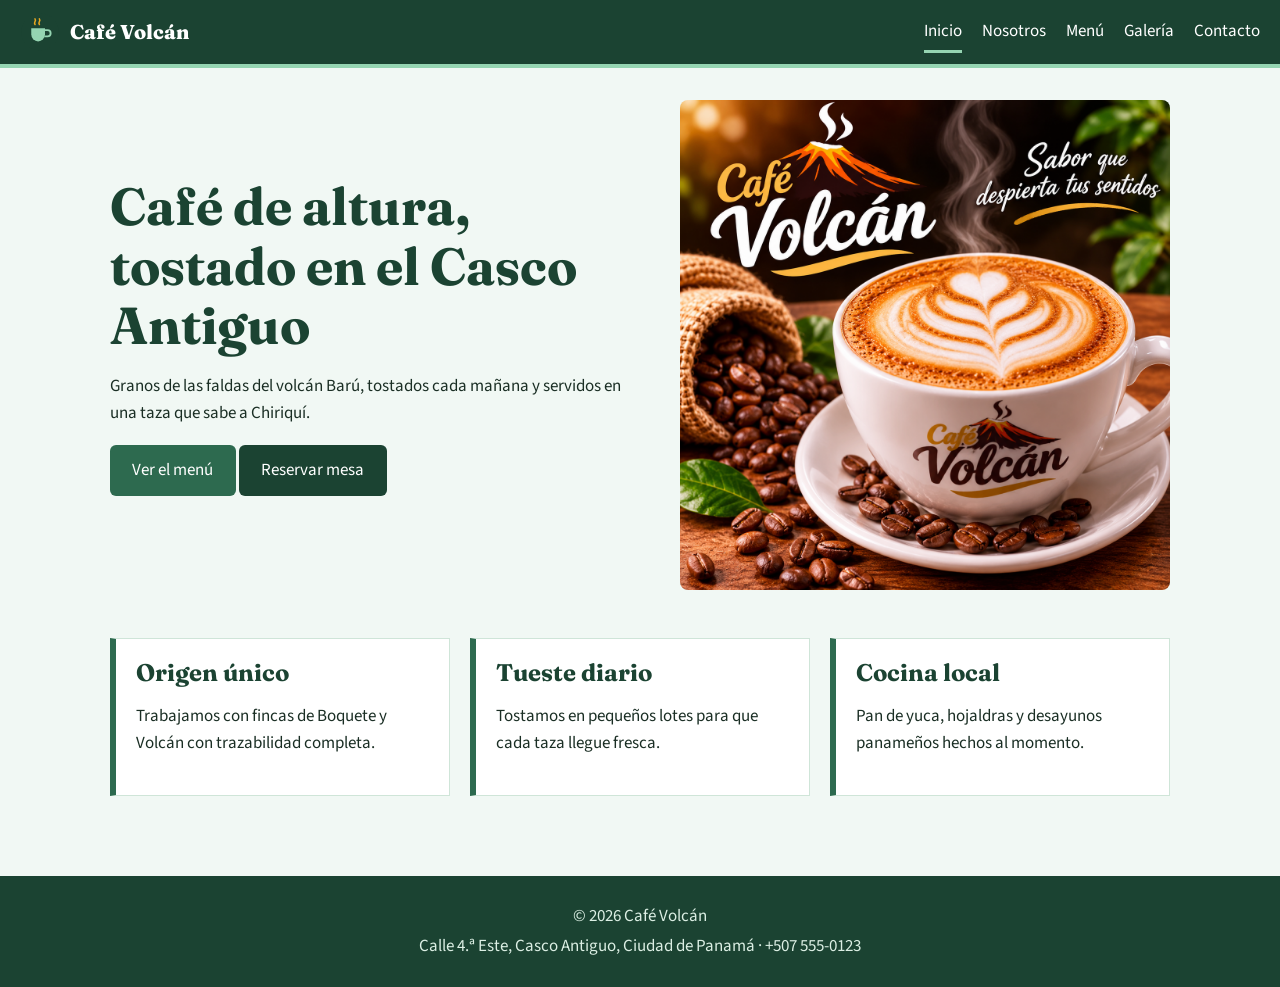
<file: index.html>
<!DOCTYPE html>
<html lang="es">
<head>
<meta charset="UTF-8">
<meta name="viewport" content="width=device-width, initial-scale=1">
<title>Inicio | Café Volcán</title>
<meta name="description" content="Cafetería de especialidad en Panamá con granos de las tierras altas de Chiriquí.">
<link rel="icon" href="assets/img/logo.svg" type="image/svg+xml">
<link rel="preconnect" href="https://fonts.googleapis.com">
<link href="https://fonts.googleapis.com/css2?family=Fraunces:wght@600;800&family=Source+Sans+3:wght@400;600&display=swap" rel="stylesheet">
<link rel="stylesheet" href="assets/css/styles.css">
</head>
<body>
<a class="skip" href="#contenido">Saltar al contenido</a>
<header class="site-header">
  <a class="brand" href="index.html"><img src="assets/img/logo.svg" alt="Logo de Café Volcán" width="40" height="40"><span>Café Volcán</span></a>
  <button class="nav-toggle" aria-expanded="false" aria-controls="menu-principal" aria-label="Abrir menú">☰</button>
  <nav aria-label="Principal">
    <ul id="menu-principal">
      <li><a href="index.html" aria-current="page">Inicio</a></li>
      <li><a href="nosotros.html">Nosotros</a></li>
      <li><a href="menu.html">Menú</a></li>
      <li><a href="galeria.html">Galería</a></li>
      <li><a href="contacto.html">Contacto</a></li>
    </ul>
  </nav>
</header>
<div class="mola" aria-hidden="true"></div>
<main id="contenido">
<section class="hero">
  <div>
    <h1>Café de altura, tostado en el Casco Antiguo</h1>
    <p>Granos de las faldas del volcán Barú, tostados cada mañana y servidos en una taza que sabe a Chiriquí.</p>
    <p><a class="btn" href="menu.html">Ver el menú</a> <a class="btn btn-alt" href="contacto.html">Reservar mesa</a></p>
  </div>
  <img src="assets/img/despierta.png" alt="Taza de café con arte en la espuma en Café Volcán" width="485" height="365">
</section>
<section class="grid cols-3">
  <article class="card"><h2>Origen único</h2><p>Trabajamos con fincas de Boquete y Volcán con trazabilidad completa.</p></article>
  <article class="card"><h2>Tueste diario</h2><p>Tostamos en pequeños lotes para que cada taza llegue fresca.</p></article>
  <article class="card"><h2>Cocina local</h2><p>Pan de yuca, hojaldras y desayunos panameños hechos al momento.</p></article>
</section>
</main>
<footer class="site-footer">
  <p>© <span id="anio">2026</span> Café Volcán </p>
  <p>Calle 4.ª Este, Casco Antiguo, Ciudad de Panamá · +507 555-0123</p>
</footer>
<script src="assets/js/main.js"></script>
</body>
</html>
</file>
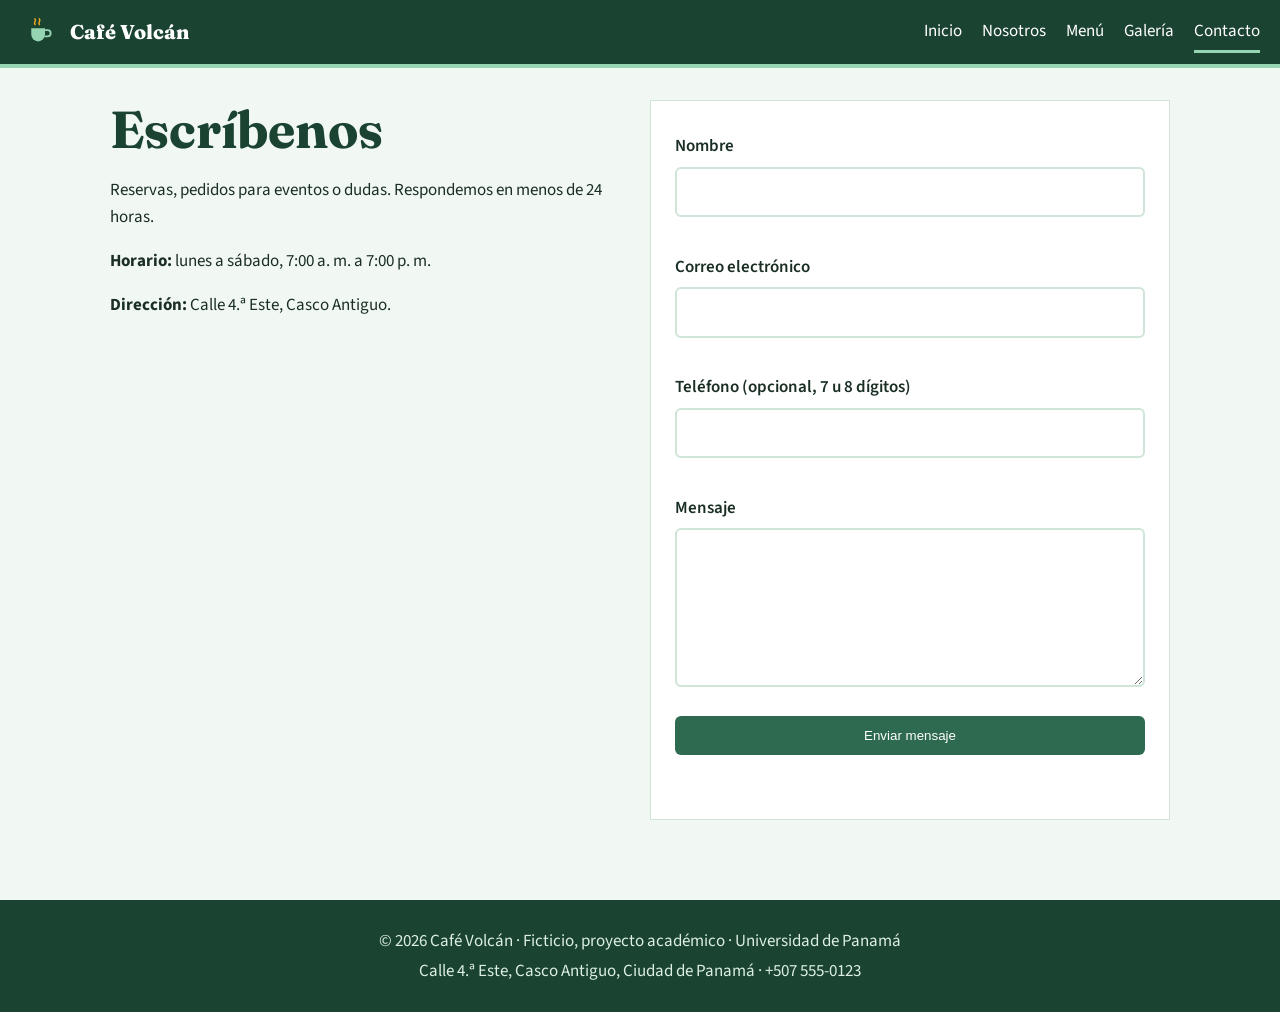
<file: contacto.html>
<!DOCTYPE html>
<html lang="es">
<head>
<meta charset="UTF-8">
<meta name="viewport" content="width=device-width, initial-scale=1">
<title>Contacto | Café Volcán</title>
<meta name="description" content="Reserva una mesa o escríbenos: formulario de contacto de Café Volcán.">
<link rel="icon" href="assets/img/logo.svg" type="image/svg+xml">
<link rel="preconnect" href="https://fonts.googleapis.com">
<link href="https://fonts.googleapis.com/css2?family=Fraunces:wght@600;800&family=Source+Sans+3:wght@400;600&display=swap" rel="stylesheet">
<link rel="stylesheet" href="assets/css/styles.css">
</head>
<body>
<a class="skip" href="#contenido">Saltar al contenido</a>
<header class="site-header">
  <a class="brand" href="index.html"><img src="assets/img/logo.svg" alt="Logo de Café Volcán" width="40" height="40"><span>Café Volcán</span></a>
  <button class="nav-toggle" aria-expanded="false" aria-controls="menu-principal" aria-label="Abrir menú">☰</button>
  <nav aria-label="Principal">
    <ul id="menu-principal">
      <li><a href="index.html">Inicio</a></li>
      <li><a href="nosotros.html">Nosotros</a></li>
      <li><a href="menu.html">Menú</a></li>
      <li><a href="galeria.html">Galería</a></li>
      <li><a href="contacto.html" aria-current="page">Contacto</a></li>
    </ul>
  </nav>
</header>
<div class="mola" aria-hidden="true"></div>
<main id="contenido">
<section class="grid cols-2">
  <div>
    <h1>Escríbenos</h1>
    <p>Reservas, pedidos para eventos o dudas. Respondemos en menos de 24 horas.</p>
    <p><strong>Horario:</strong> lunes a sábado, 7:00 a. m. a 7:00 p. m.</p>
    <p><strong>Dirección:</strong> Calle 4.ª Este, Casco Antiguo.</p>
  </div>
  <form id="form-contacto" novalidate>
    <label for="nombre">Nombre</label>
    <input id="nombre" name="nombre" type="text" required minlength="3" autocomplete="name">
    <span class="error" id="e-nombre" role="alert"></span>
    <label for="correo">Correo electrónico</label>
    <input id="correo" name="correo" type="email" required autocomplete="email">
    <span class="error" id="e-correo" role="alert"></span>
    <label for="telefono">Teléfono (opcional, 7 u 8 dígitos)</label>
    <input id="telefono" name="telefono" type="tel" pattern="[0-9]{7,8}" inputmode="numeric">
    <span class="error" id="e-telefono" role="alert"></span>
    <label for="mensaje">Mensaje</label>
    <textarea id="mensaje" name="mensaje" rows="5" required minlength="10"></textarea>
    <span class="error" id="e-mensaje" role="alert"></span>
    <button class="btn" type="submit">Enviar mensaje</button>
    <p id="resultado" role="status"></p>
  </form>
</section>
</main>
<footer class="site-footer">
  <p>© <span id="anio">2026</span> Café Volcán · Ficticio, proyecto académico · Universidad de Panamá</p>
  <p>Calle 4.ª Este, Casco Antiguo, Ciudad de Panamá · +507 555-0123</p>
</footer>
<script src="assets/js/main.js"></script>
</body>
</html>
</file>
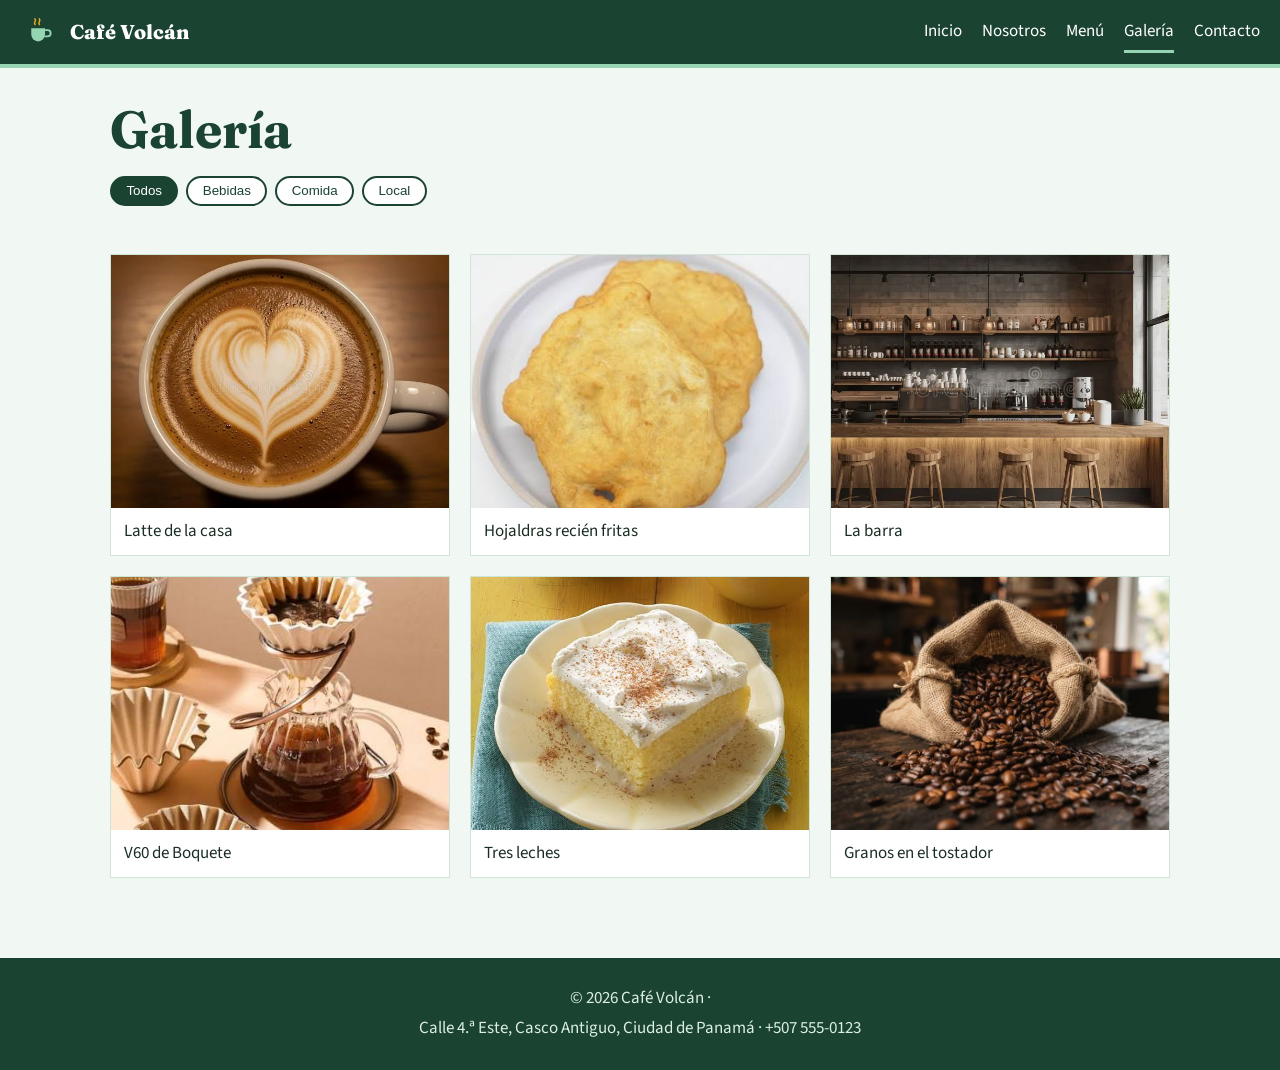
<file: galeria.html>
<!DOCTYPE html>
<html lang="es">
<head>
<meta charset="UTF-8">
<meta name="viewport" content="width=device-width, initial-scale=1">
<title>Galería | Café Volcán</title>
<meta name="description" content="Fotos del local, las bebidas y los granos de Café Volcán.">
<link rel="icon" href="assets/img/logo.svg" type="image/svg+xml">
<link rel="preconnect" href="https://fonts.googleapis.com">
<link href="https://fonts.googleapis.com/css2?family=Fraunces:wght@600;800&family=Source+Sans+3:wght@400;600&display=swap" rel="stylesheet">
<link rel="stylesheet" href="assets/css/styles.css">
</head>
<body>
<a class="skip" href="#contenido">Saltar al contenido</a>
<header class="site-header">
  <a class="brand" href="index.html"><img src="assets/img/logo.svg" alt="Logo de Café Volcán" width="40" height="40"><span>Café Volcán</span></a>
  <button class="nav-toggle" aria-expanded="false" aria-controls="menu-principal" aria-label="Abrir menú">☰</button>
  <nav aria-label="Principal">
    <ul id="menu-principal">
      <li><a href="index.html">Inicio</a></li>
      <li><a href="nosotros.html">Nosotros</a></li>
      <li><a href="menu.html">Menú</a></li>
      <li><a href="galeria.html" aria-current="page">Galería</a></li>
      <li><a href="contacto.html">Contacto</a></li>
    </ul>
  </nav>
</header>
<div class="mola" aria-hidden="true"></div>
<main id="contenido">
<section class="narrow"><h1>Galería</h1>
<div class="filtros" role="group" aria-label="Filtrar galería">
  <button class="chip activo" data-filtro="todos">Todos</button>
  <button class="chip" data-filtro="bebidas">Bebidas</button>
  <button class="chip" data-filtro="comida">Comida</button>
  <button class="chip" data-filtro="local">Local</button>
</div></section>
<section class="grid cols-3" id="galeria">
  <figure data-cat="bebidas"><img src="assets/img/latte.jpg" alt="Latte con arte en la espuma" loading="lazy"><figcaption>Latte de la casa</figcaption></figure>
  <figure data-cat="comida"><img src="assets/img/hojaldra.jpg" alt="Plato de hojaldras doradas" loading="lazy"><figcaption>Hojaldras recién fritas</figcaption></figure>
  <figure data-cat="local"><img src="assets/img/cafet.webp" alt="Barra de la cafetería con taburetes" loading="lazy"><figcaption>La barra</figcaption></figure>
  <figure data-cat="bebidas"><img src="assets/img/coffee.jpg" alt="Café filtrado en V60" loading="lazy"><figcaption>V60 de Boquete</figcaption></figure>
  <figure data-cat="comida"><img src="assets/img/pastel.jpg" alt="Porción de pastel tres leches" loading="lazy"><figcaption>Tres leches</figcaption></figure>
  <figure data-cat="local"><img src="assets/img/sacos.avif" alt="Costales de granos de café" loading="lazy"><figcaption>Granos en el tostador</figcaption></figure>
</section>
</main>
<footer class="site-footer">
  <p>© <span id="anio">2026</span> Café Volcán ·</p>
  <p>Calle 4.ª Este, Casco Antiguo, Ciudad de Panamá · +507 555-0123</p>
</footer>
<script src="assets/js/main.js"></script>
</body>
</html>
</file>
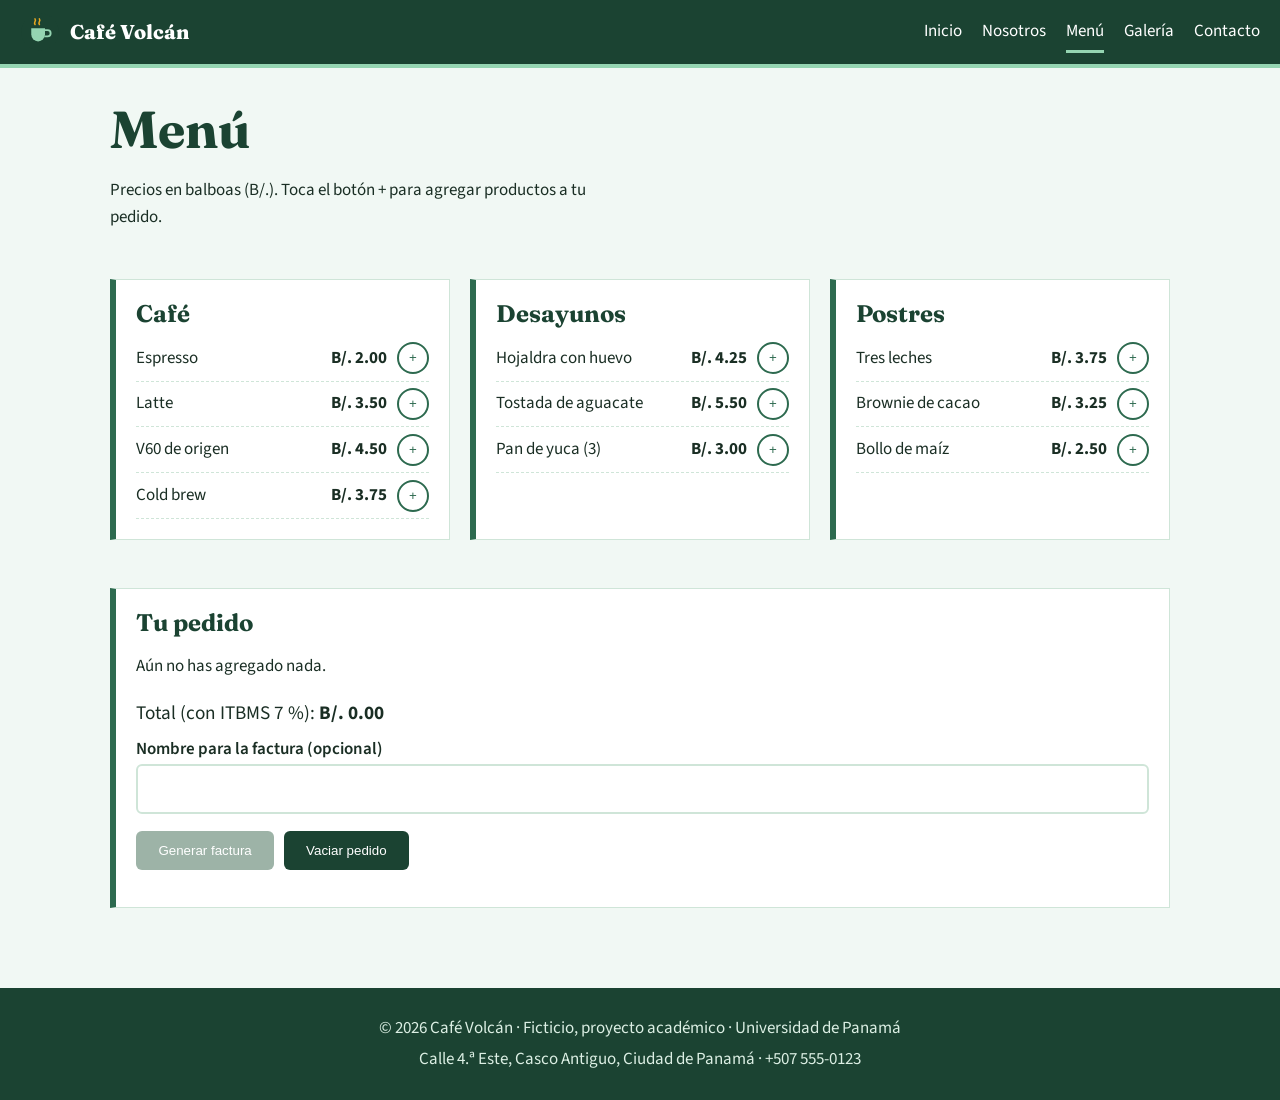
<file: menu.html>
<!DOCTYPE html>
<html lang="es">
<head>
<meta charset="UTF-8">
<meta name="viewport" content="width=device-width, initial-scale=1">
<title>Menú | Café Volcán</title>
<meta name="description" content="Bebidas, desayunos y postres de Café Volcán. Arma tu pedido y genera tu factura.">
<link rel="icon" href="assets/img/logo.svg" type="image/svg+xml">
<link rel="preconnect" href="https://fonts.googleapis.com">
<link href="https://fonts.googleapis.com/css2?family=Fraunces:wght@600;800&family=Source+Sans+3:wght@400;600&display=swap" rel="stylesheet">
<link rel="stylesheet" href="assets/css/styles.css">
</head>
<body>
<a class="skip" href="#contenido">Saltar al contenido</a>
<header class="site-header">
  <a class="brand" href="index.html"><img src="assets/img/logo.svg" alt="Logo de Café Volcán" width="40" height="40"><span>Café Volcán</span></a>
  <button class="nav-toggle" aria-expanded="false" aria-controls="menu-principal" aria-label="Abrir menú">☰</button>
  <nav aria-label="Principal">
    <ul id="menu-principal">
      <li><a href="index.html">Inicio</a></li>
      <li><a href="nosotros.html">Nosotros</a></li>
      <li><a href="menu.html" aria-current="page">Menú</a></li>
      <li><a href="galeria.html">Galería</a></li>
      <li><a href="contacto.html">Contacto</a></li>
    </ul>
  </nav>
</header>
<div class="mola" aria-hidden="true"></div>
<main id="contenido">
<section class="narrow">
  <h1>Menú</h1>
  <p>Precios en balboas (B/.). Toca el botón + para agregar productos a tu pedido.</p>
</section>

<section class="grid cols-3">
  <article class="card">
    <h2>Café</h2>
    <ul class="precios">
      <li><span>Espresso</span><b>B/. 2.00</b><button type="button" class="add" data-nombre="Espresso" data-precio="2.00" aria-label="Agregar Espresso">+</button></li>
      <li><span>Latte</span><b>B/. 3.50</b><button type="button" class="add" data-nombre="Latte" data-precio="3.50" aria-label="Agregar Latte">+</button></li>
      <li><span>V60 de origen</span><b>B/. 4.50</b><button type="button" class="add" data-nombre="V60 de origen" data-precio="4.50" aria-label="Agregar V60 de origen">+</button></li>
      <li><span>Cold brew</span><b>B/. 3.75</b><button type="button" class="add" data-nombre="Cold brew" data-precio="3.75" aria-label="Agregar Cold brew">+</button></li>
    </ul>
  </article>
  <article class="card">
    <h2>Desayunos</h2>
    <ul class="precios">
      <li><span>Hojaldra con huevo</span><b>B/. 4.25</b><button type="button" class="add" data-nombre="Hojaldra con huevo" data-precio="4.25" aria-label="Agregar Hojaldra con huevo">+</button></li>
      <li><span>Tostada de aguacate</span><b>B/. 5.50</b><button type="button" class="add" data-nombre="Tostada de aguacate" data-precio="5.50" aria-label="Agregar Tostada de aguacate">+</button></li>
      <li><span>Pan de yuca (3)</span><b>B/. 3.00</b><button type="button" class="add" data-nombre="Pan de yuca (3)" data-precio="3.00" aria-label="Agregar Pan de yuca">+</button></li>
    </ul>
  </article>
  <article class="card">
    <h2>Postres</h2>
    <ul class="precios">
      <li><span>Tres leches</span><b>B/. 3.75</b><button type="button" class="add" data-nombre="Tres leches" data-precio="3.75" aria-label="Agregar Tres leches">+</button></li>
      <li><span>Brownie de cacao</span><b>B/. 3.25</b><button type="button" class="add" data-nombre="Brownie de cacao" data-precio="3.25" aria-label="Agregar Brownie de cacao">+</button></li>
      <li><span>Bollo de maíz</span><b>B/. 2.50</b><button type="button" class="add" data-nombre="Bollo de maíz" data-precio="2.50" aria-label="Agregar Bollo de maíz">+</button></li>
    </ul>
  </article>
</section>

<section class="pedido card" aria-labelledby="t-pedido">
  <h2 id="t-pedido">Tu pedido</h2>
  <p id="pedido-vacio">Aún no has agregado nada.</p>
  <ul class="precios" id="lista-pedido"></ul>
  <p class="total-linea">Total (con ITBMS 7 %): <strong id="pedido-total">B/. 0.00</strong></p>
  <label for="cliente">Nombre para la factura (opcional)</label>
  <input id="cliente" type="text" autocomplete="name">
  <p class="acciones">
    <button type="button" class="btn" id="btn-factura" disabled>Generar factura</button>
    <button type="button" class="btn btn-alt" id="btn-vaciar">Vaciar pedido</button>
  </p>
</section>
</main>
<footer class="site-footer">
  <p>© <span id="anio">2026</span> Café Volcán · Ficticio, proyecto académico · Universidad de Panamá</p>
  <p>Calle 4.ª Este, Casco Antiguo, Ciudad de Panamá · +507 555-0123</p>
</footer>

<dialog id="factura" aria-labelledby="f-titulo">
  <h2 id="f-titulo">Café Volcán</h2>
  <p>Factura de consumo · Calle 4.ª Este, Casco Antiguo</p>
  <p id="f-meta"></p>
  <table>
    <thead><tr><th scope="col">Producto</th><th scope="col">Cant.</th><th scope="col">Importe</th></tr></thead>
    <tbody id="f-items"></tbody>
  </table>
  <p class="f-linea">Subtotal: <span id="f-sub"></span></p>
  <p class="f-linea">ITBMS (7 %): <span id="f-imp"></span></p>
  <p class="f-linea f-total">Total: <span id="f-total"></span></p>
  <p class="gracias">¡Gracias por venir a Café Volcán! Te esperamos pronto.</p>
  <p class="acciones">
    <button type="button" class="btn" id="f-imprimir">Imprimir</button>
    <button type="button" class="btn btn-alt" id="f-cerrar">Cerrar</button>
  </p>
</dialog>

<script src="assets/js/main.js"></script>
</body>
</html>
</file>
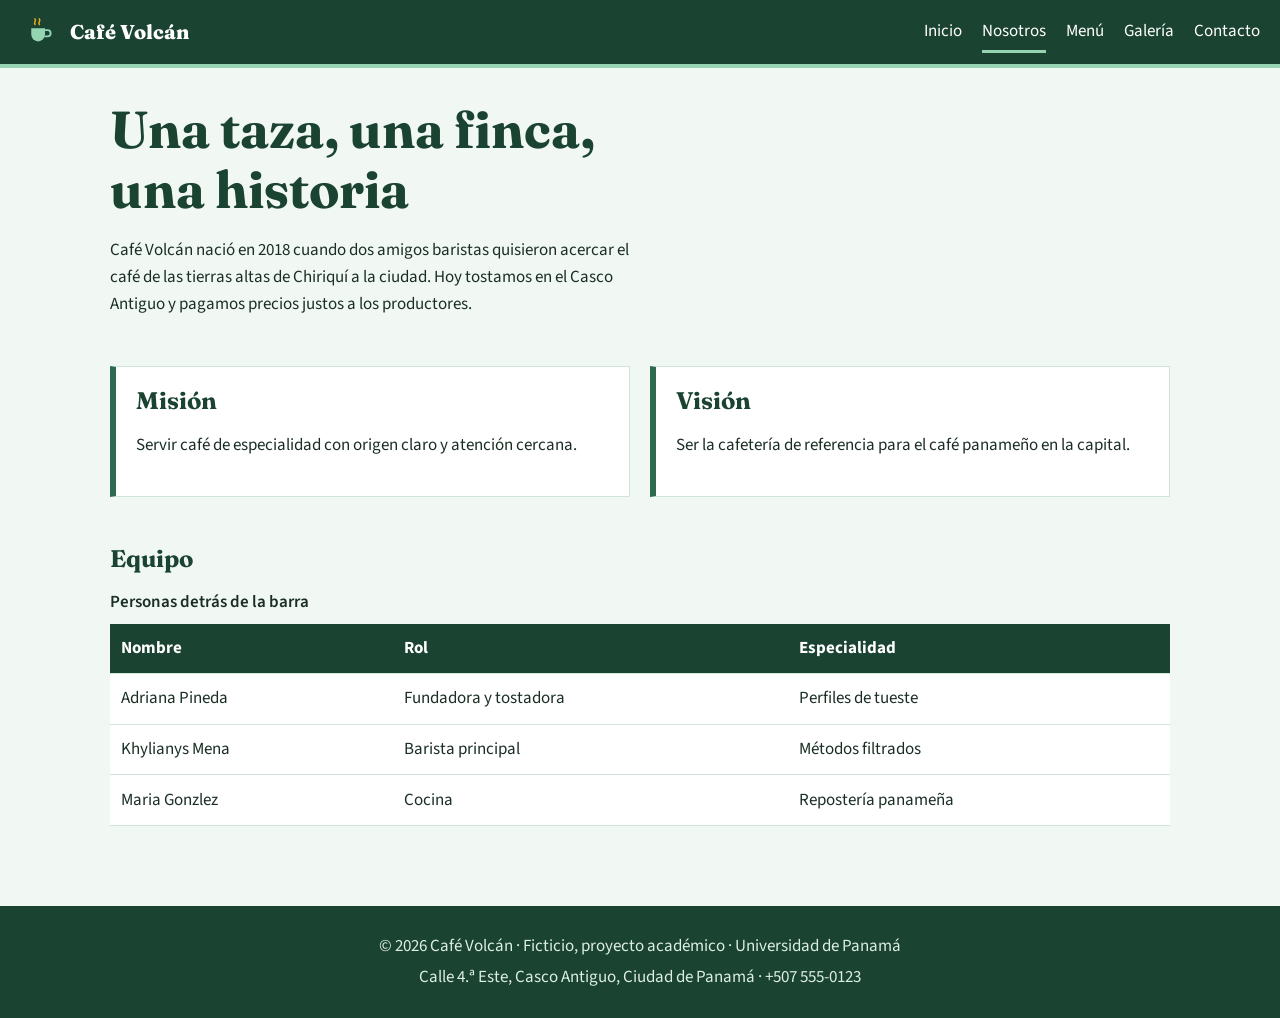
<file: nosotros.html>
<!DOCTYPE html>
<html lang="es">
<head>
<meta charset="UTF-8">
<meta name="viewport" content="width=device-width, initial-scale=1">
<title>Nosotros | Café Volcán</title>
<meta name="description" content="Conoce la historia, la misión y el equipo de Café Volcán.">
<link rel="icon" href="assets/img/logo.svg" type="image/svg+xml">
<link rel="preconnect" href="https://fonts.googleapis.com">
<link href="https://fonts.googleapis.com/css2?family=Fraunces:wght@600;800&family=Source+Sans+3:wght@400;600&display=swap" rel="stylesheet">
<link rel="stylesheet" href="assets/css/styles.css">
</head>
<body>
<a class="skip" href="#contenido">Saltar al contenido</a>
<header class="site-header">
  <a class="brand" href="index.html"><img src="assets/img/logo.svg" alt="Logo de Café Volcán" width="40" height="40"><span>Café Volcán</span></a>
  <button class="nav-toggle" aria-expanded="false" aria-controls="menu-principal" aria-label="Abrir menú">☰</button>
  <nav aria-label="Principal">
    <ul id="menu-principal">
      <li><a href="index.html">Inicio</a></li>
      <li><a href="nosotros.html" aria-current="page">Nosotros</a></li>
      <li><a href="menu.html">Menú</a></li>
      <li><a href="galeria.html">Galería</a></li>
      <li><a href="contacto.html">Contacto</a></li>
    </ul>
  </nav>
</header>
<div class="mola" aria-hidden="true"></div>
<main id="contenido">
<section class="narrow">
  <h1>Una taza, una finca, una historia</h1>
  <p>Café Volcán nació en 2018 cuando dos amigos baristas quisieron acercar el café de las tierras altas de Chiriquí a la ciudad. Hoy tostamos en el Casco Antiguo y pagamos precios justos a los productores.</p>
</section>
<section class="grid cols-2">
  <article class="card"><h2>Misión</h2><p>Servir café de especialidad con origen claro y atención cercana.</p></article>
  <article class="card"><h2>Visión</h2><p>Ser la cafetería de referencia para el café panameño en la capital.</p></article>
</section>
<section>
  <h2>Equipo</h2>
  <table>
    <caption>Personas detrás de la barra</caption>
    <thead><tr><th scope="col">Nombre</th><th scope="col">Rol</th><th scope="col">Especialidad</th></tr></thead>
    <tbody>
      <tr><td>Adriana Pineda</td><td>Fundadora y tostadora</td><td>Perfiles de tueste</td></tr>
      <tr><td>Khylianys Mena</td><td>Barista principal</td><td>Métodos filtrados</td></tr>
      <tr><td>Maria Gonzlez</td><td>Cocina</td><td>Repostería panameña</td></tr>
    </tbody>
  </table>
</section>
</main>
<footer class="site-footer">
  <p>© <span id="anio">2026</span> Café Volcán · Ficticio, proyecto académico · Universidad de Panamá</p>
  <p>Calle 4.ª Este, Casco Antiguo, Ciudad de Panamá · +507 555-0123</p>
</footer>
<script src="assets/js/main.js"></script>
</body>
</html>
</file>
<file: assets/css/styles.css>
/* Café Volcán - estilos principales
   Paleta: verde bosque, verde medio, verde claro, fondo verde muy suave y dorado de acento */
:root{--verde:#1B4332;--verde-medio:#2D6A4F;--verde-claro:#95D5B2;--fondo:#F1F8F4;--oro:#E9A820;--texto:#1a2e24;--borde:#cfe5d8;--error:#B3261E}
*{box-sizing:border-box}
body{margin:0;font-family:"Source Sans 3",system-ui,sans-serif;font-size:1.0625rem;line-height:1.6;color:var(--texto);background:var(--fondo)}
h1,h2{font-family:Fraunces,Georgia,serif;color:var(--verde);line-height:1.15}
h1{font-size:clamp(2rem,5vw,3.25rem);margin:0 0 1rem}
h2{font-size:1.5rem;margin:0 0 .5rem}
img{max-width:100%;height:auto;display:block}
a{color:var(--verde-medio)}
:focus-visible{outline:3px solid var(--oro);outline-offset:2px}
.skip{position:absolute;left:-999px}.skip:focus{left:1rem;top:1rem;background:#fff;padding:.5rem;z-index:10}
/* Cabecera y navegación */
.site-header{display:flex;align-items:center;justify-content:space-between;padding:.75rem 1.25rem;background:var(--verde);position:relative}
.brand{display:flex;align-items:center;gap:.6rem;color:#fff;text-decoration:none;font-family:Fraunces,serif;font-weight:800;font-size:1.25rem}
nav ul{display:flex;gap:1.25rem;list-style:none;margin:0;padding:0}
nav a{color:#fff;text-decoration:none;padding:.4rem 0;border-bottom:3px solid transparent}
nav a:hover,nav a[aria-current]{border-color:var(--verde-claro)}
.nav-toggle{display:none;background:none;border:0;color:#fff;font-size:1.75rem;cursor:pointer}
/* Franja decorativa */
.mola{height:4px;background:var(--verde-claro)}
main{max-width:1100px;margin:0 auto;padding:2rem 1.25rem}
section{margin-bottom:3rem}
.narrow{max-width:65ch}
/* Hero */
.hero{display:grid;grid-template-columns:1.1fr 1fr;gap:2rem;align-items:center}
.hero img{width:100%;height:auto;border-radius:8px;}
.btn{display:inline-block;background:var(--verde-medio);color:#fff;border:0;padding:.75rem 1.4rem;border-radius:6px;font:600 1rem inherit;text-decoration:none;cursor:pointer}
.btn:hover{background:#1f5139}
.btn:disabled{background:#9db3a7;cursor:not-allowed}
.btn-alt{background:var(--verde)}.btn-alt:hover{background:#0f2a1f}
/* Grid */
.grid{display:grid;gap:1.25rem}
.cols-3{grid-template-columns:repeat(3,1fr)}.cols-2{grid-template-columns:repeat(2,1fr)}
.card{background:#fff;border:1px solid var(--borde);border-left:6px solid var(--verde-medio);padding:1.25rem}
.precios{list-style:none;padding:0;margin:0}
.precios li{display:flex;align-items:center;gap:.6rem;border-bottom:1px dashed var(--borde);padding:.4rem 0}
.precios li span{flex:1}
.add,.quitar{width:2rem;height:2rem;border-radius:50%;border:2px solid var(--verde-medio);background:#fff;color:var(--verde-medio);font:700 1.1rem inherit;cursor:pointer;line-height:1}
.add:hover,.quitar:hover{background:var(--verde-medio);color:#fff}
/* Pedido y factura */
.total-linea{font-size:1.2rem;margin:1rem 0 0}
.acciones{display:flex;flex-wrap:wrap;gap:.6rem}
dialog{border:0;border-radius:10px;padding:1.5rem;max-width:480px;width:92%}
dialog::backdrop{background:rgba(27,67,50,.65)}
dialog h2{text-align:center;margin:0}
dialog>p{margin:.3rem 0}
.f-linea{display:flex;justify-content:space-between}
.f-total{font-size:1.25rem;font-weight:700;border-top:2px solid var(--verde);padding-top:.4rem}
.gracias{text-align:center;font-weight:600;color:var(--verde-medio);margin:1rem 0}
/* Tabla */
table{width:100%;border-collapse:collapse;background:#fff}
caption{text-align:left;padding:.5rem 0;font-weight:600}
th,td{text-align:left;padding:.7rem;border-bottom:1px solid var(--borde)}
th{background:var(--verde);color:#fff}
/* Galería */
figure{margin:0;background:#fff;border:1px solid var(--borde)}
figure img{width:100%;aspect-ratio:4/3;object-fit:cover}
figcaption{padding:.6rem .8rem}
.filtros{display:flex;flex-wrap:wrap;gap:.5rem}
.chip{border:2px solid var(--verde);background:#fff;color:var(--verde);padding:.35rem .9rem;border-radius:99px;cursor:pointer;font:600 .95rem inherit}
.chip.activo{background:var(--verde);color:#fff}
/* Formulario */
form{background:#fff;border:1px solid var(--borde);padding:1.5rem;display:grid;gap:.4rem}
label{font-weight:600;margin-top:.5rem;display:block}
input,textarea{font:inherit;padding:.6rem;border:2px solid var(--borde);border-radius:6px;width:100%}
input.invalido,textarea.invalido{border-color:var(--error)}
input.valido,textarea.valido{border-color:var(--verde-medio)}
.error{color:var(--error);font-size:.9rem;min-height:1.1em}
#resultado{color:var(--verde-medio);font-weight:600}
.site-footer{background:var(--verde);color:#dcefe4;text-align:center;padding:1.5rem 1rem}
.site-footer p{margin:.2rem 0}
/* Responsive */
@media (max-width:800px){
  .hero,.cols-3,.cols-2{grid-template-columns:1fr}
  .nav-toggle{display:block}
  nav{position:absolute;left:0;right:0;top:100%;background:var(--verde);z-index:5}
  nav ul{display:none;flex-direction:column;gap:0;padding:0 1.25rem 1rem}
  nav ul.abierto{display:flex}
}
/* Al imprimir solo sale la factura */
@media print{
  body>*:not(dialog){display:none}
  dialog{position:static;box-shadow:none}
  dialog .acciones{display:none}
}
@media (prefers-reduced-motion:reduce){*{transition:none!important}}
</file>
